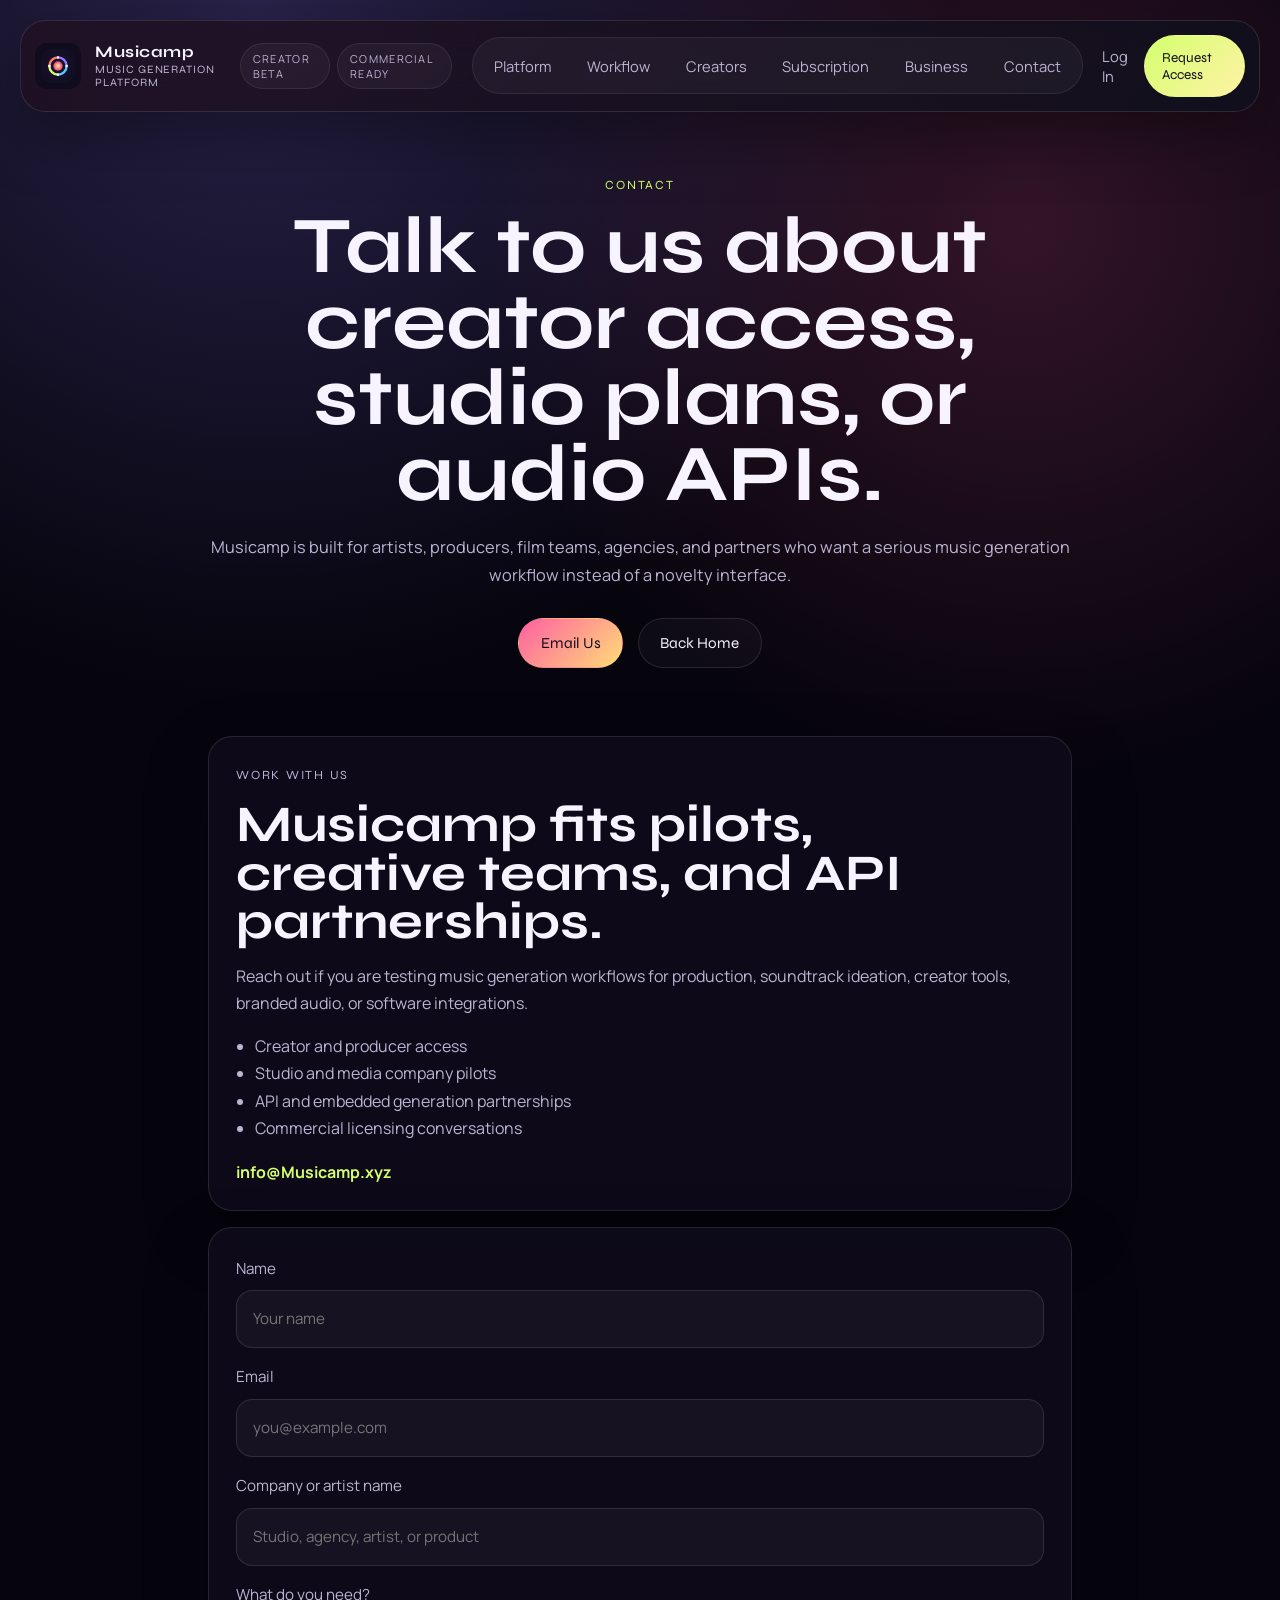
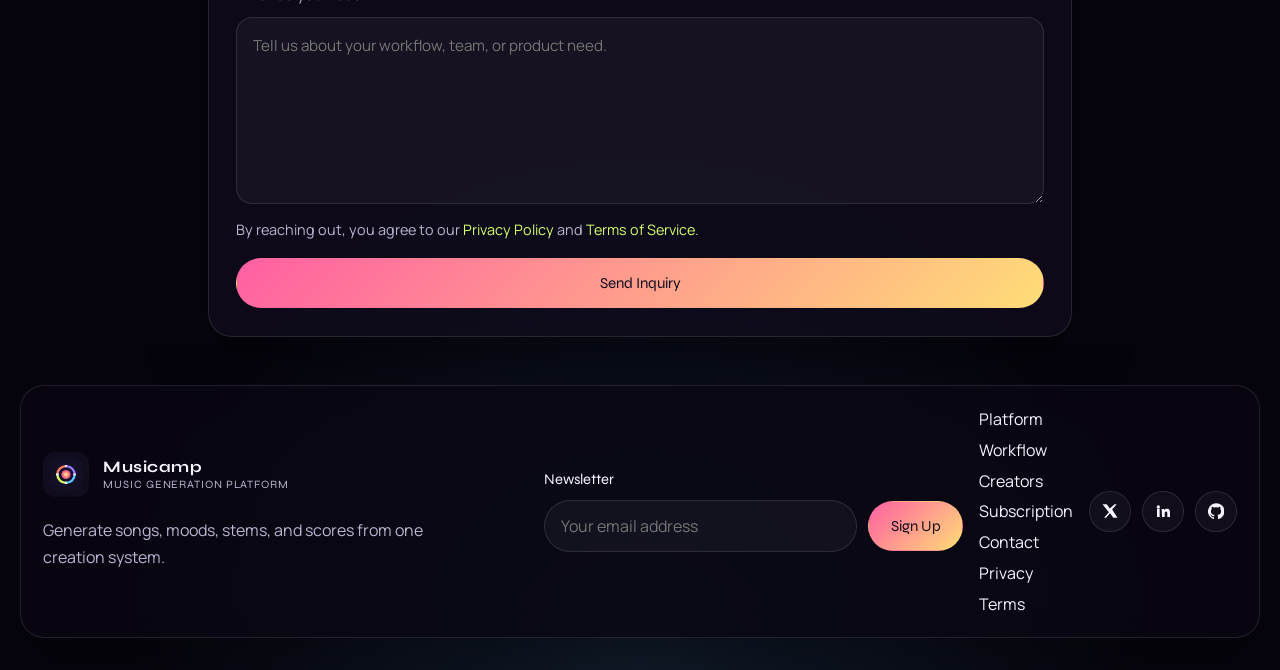
<file: contact.html>
<!DOCTYPE html>
<html lang="en">
<head>
  <meta charset="UTF-8">
  <meta name="viewport" content="width=device-width, initial-scale=1.0">
  <title>Contact Musicamp</title>
  <meta name="description" content="Contact Musicamp for creator access, studio pilots, music generation APIs, and media partnerships.">
  <link rel="preconnect" href="https://fonts.googleapis.com">
  <link rel="preconnect" href="https://fonts.gstatic.com" crossorigin>
  <link href="https://fonts.googleapis.com/css2?family=Manrope:wght@400;500;600;700;800&family=Syne:wght@500;700;800&display=swap" rel="stylesheet">
  <link rel="icon" type="image/svg+xml" href="./logo-mark.svg">
  <link rel="stylesheet" href="./style.css">
</head>
<body>
  <div class="site-shell">
    <header class="site-header">
      <a class="brand" href="./index.html" aria-label="Musicamp home">
        <img src="./logo-mark.svg" alt="Musicamp logo">
        <span>
          <strong>Musicamp</strong>
          <small>Music Generation Platform</small>
        </span>
      </a>
      <div class="nav-ribbon" aria-hidden="true">
        <span>Creator beta</span>
        <span>Commercial ready</span>
      </div>
      <button class="menu-toggle" type="button" aria-expanded="false" aria-controls="site-nav">Menu</button>
      <nav class="site-nav" id="site-nav" aria-label="Primary">
        <a href="./index.html#platform">Platform</a>
        <a href="./index.html#workflow">Workflow</a>
        <a href="./index.html#creators">Creators</a>
        <a href="./index.html#plans">Subscription</a>
        <a href="./index.html#business">Business</a>
        <a href="./contact.html">Contact</a>
      </nav>
      <div class="header-actions">
        <a class="header-link" href="./contact.html">Log In</a>
        <a class="header-cta" href="./contact.html">Request Access</a>
      </div>
    </header>

    <main>
      <section class="hero contact-hero">
        <div class="hero-copy">
          <p class="eyebrow">Contact</p>
          <h1>Talk to us about creator access, studio plans, or audio APIs.</h1>
          <p class="hero-text">
            Musicamp is built for artists, producers, film teams, agencies, and partners who want a
            serious music generation workflow instead of a novelty interface.
          </p>
          <div class="hero-actions">
            <a class="btn btn-primary" href="mailto:info@musicamp.store">Email Us</a>
            <a class="btn btn-secondary" href="./index.html">Back Home</a>
          </div>
        </div>
      </section>

      <section class="section contact-stack">
        <article class="contact-card">
          <p class="eyebrow">Work with us</p>
          <h2>Musicamp fits pilots, creative teams, and API partnerships.</h2>
          <p>
            Reach out if you are testing music generation workflows for production, soundtrack ideation,
            creator tools, branded audio, or software integrations.
          </p>
          <ul class="contact-points">
            <li>Creator and producer access</li>
            <li>Studio and media company pilots</li>
            <li>API and embedded generation partnerships</li>
            <li>Commercial licensing conversations</li>
          </ul>
          <a class="mail-link" href="mailto:info@Musicamp.xyz">info@Musicamp.xyz</a>
        </article>

        <form class="contact-form">
          <label>
            Name
            <input type="text" name="name" placeholder="Your name" required>
          </label>
          <label>
            Email
            <input type="email" name="email" placeholder="you@example.com" required>
          </label>
          <label>
            Company or artist name
            <input type="text" name="company" placeholder="Studio, agency, artist, or product">
          </label>
          <label>
            What do you need?
            <textarea name="message" rows="6" placeholder="Tell us about your workflow, team, or product need." required></textarea>
          </label>
          <p class="form-note">
            By reaching out, you agree to our <a href="./privacy.html">Privacy Policy</a> and
            <a href="./terms.html">Terms of Service</a>.
          </p>
          <button class="btn btn-primary" type="submit">Send Inquiry</button>
        </form>
      </section>
    </main>

    <footer class="site-footer">
      <div class="footer-brand">
        <a class="brand" href="./index.html" aria-label="Musicamp home">
          <img src="./logo-mark.svg" alt="Musicamp logo">
          <span>
            <strong>Musicamp</strong>
            <small>Music Generation Platform</small>
          </span>
        </a>
        <p>Generate songs, moods, stems, and scores from one creation system.</p>
      </div>
      <form class="footer-newsletter">
        <label for="newsletter-email-contact">Newsletter</label>
        <div class="newsletter-row">
          <input id="newsletter-email-contact" type="email" name="email" placeholder="Your email address" aria-label="Email address for newsletter signup" required>
          <button class="btn btn-primary" type="submit">Sign Up</button>
        </div>
      </form>
      <div class="footer-links">
        <a href="./index.html#platform">Platform</a>
        <a href="./index.html#workflow">Workflow</a>
        <a href="./index.html#creators">Creators</a>
        <a href="./index.html#plans">Subscription</a>
        <a href="./contact.html">Contact</a>
        <a href="./privacy.html">Privacy</a>
        <a href="./terms.html">Terms</a>
      </div>
      <div class="footer-socials" aria-label="Social media">
        <a href="#" aria-label="X">
          <svg viewBox="0 0 24 24" aria-hidden="true"><path d="M18.9 2H22l-6.77 7.74L23.2 22h-6.23l-4.88-6.72L6.2 22H3.1l7.24-8.28L.8 2h6.39l4.41 6.12L18.9 2Z"/></svg>
        </a>
        <a href="#" aria-label="LinkedIn">
          <svg viewBox="0 0 24 24" aria-hidden="true"><path d="M4.98 3.5A2.48 2.48 0 1 0 5 8.46 2.48 2.48 0 0 0 4.98 3.5ZM3 9h4v12H3Zm7 0h3.83v1.64h.05c.53-1.01 1.84-2.07 3.79-2.07 4.05 0 4.8 2.67 4.8 6.14V21h-4v-5.4c0-1.29-.02-2.95-1.8-2.95-1.8 0-2.07 1.4-2.07 2.85V21h-4Z"/></svg>
        </a>
        <a href="#" aria-label="GitHub">
          <svg viewBox="0 0 24 24" aria-hidden="true"><path d="M12 .5A12 12 0 0 0 8.2 23.9c.6.1.82-.26.82-.58v-2.04c-3.34.73-4.04-1.42-4.04-1.42-.55-1.38-1.34-1.75-1.34-1.75-1.09-.75.08-.74.08-.74 1.2.09 1.84 1.24 1.84 1.24 1.08 1.84 2.82 1.31 3.5 1 .1-.79.42-1.31.77-1.61-2.66-.3-5.47-1.33-5.47-5.92 0-1.31.47-2.38 1.23-3.22-.12-.3-.53-1.52.12-3.17 0 0 1.01-.32 3.3 1.23a11.36 11.36 0 0 1 6 0c2.28-1.55 3.29-1.23 3.29-1.23.66 1.65.25 2.87.12 3.17.77.84 1.23 1.91 1.23 3.22 0 4.6-2.82 5.61-5.5 5.9.43.37.82 1.1.82 2.22v3.29c0 .32.22.7.83.58A12 12 0 0 0 12 .5Z"/></svg>
        </a>
      </div>
    </footer>
  </div>

  <script src="./script.js"></script>
</body>
</html>
</file>
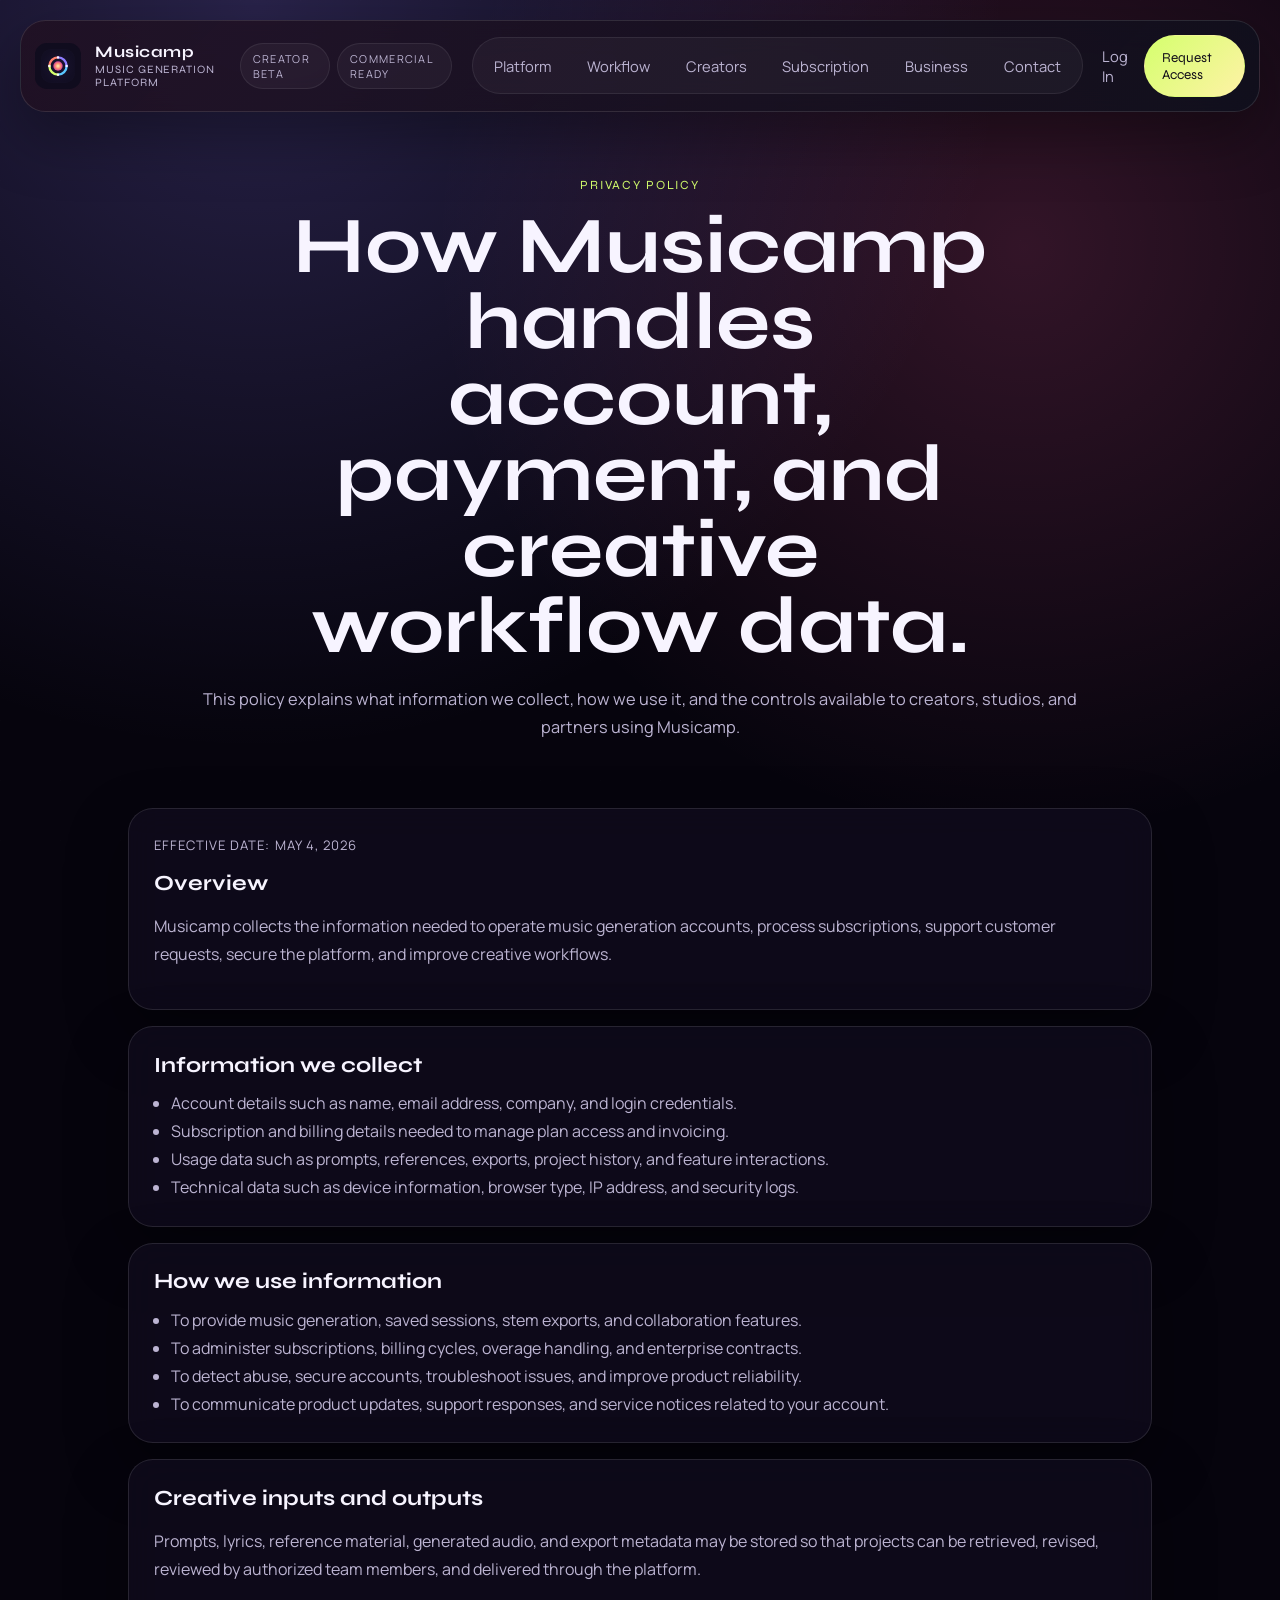
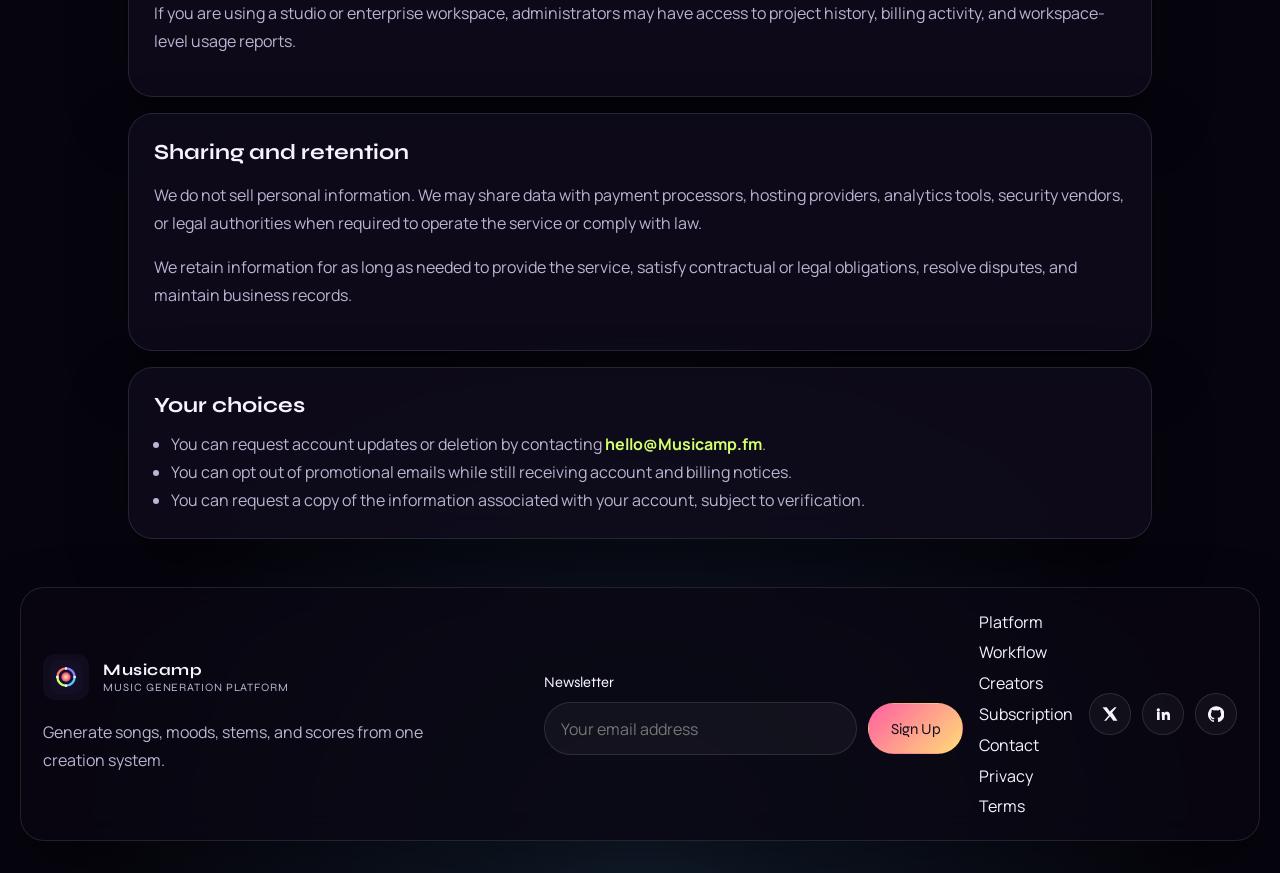
<file: privacy.html>
<!DOCTYPE html>
<html lang="en">
<head>
  <meta charset="UTF-8">
  <meta name="viewport" content="width=device-width, initial-scale=1.0">
  <title>Musicamp Privacy Policy</title>
  <meta name="description" content="Read the Musicamp privacy policy for details on account data, music generation inputs, billing information, and communication preferences.">
  <link rel="preconnect" href="https://fonts.googleapis.com">
  <link rel="preconnect" href="https://fonts.gstatic.com" crossorigin>
  <link href="https://fonts.googleapis.com/css2?family=Manrope:wght@400;500;600;700;800&family=Syne:wght@500;700;800&display=swap" rel="stylesheet">
  <link rel="icon" type="image/svg+xml" href="./logo-mark.svg">
  <link rel="stylesheet" href="./style.css">
</head>
<body>
  <div class="site-shell">
    <header class="site-header">
      <a class="brand" href="./index.html" aria-label="Musicamp home">
        <img src="./logo-mark.svg" alt="Musicamp logo">
        <span>
          <strong>Musicamp</strong>
          <small>Music Generation Platform</small>
        </span>
      </a>
      <div class="nav-ribbon" aria-hidden="true">
        <span>Creator beta</span>
        <span>Commercial ready</span>
      </div>
      <button class="menu-toggle" type="button" aria-expanded="false" aria-controls="site-nav">Menu</button>
      <nav class="site-nav" id="site-nav" aria-label="Primary">
        <a href="./index.html#platform">Platform</a>
        <a href="./index.html#workflow">Workflow</a>
        <a href="./index.html#creators">Creators</a>
        <a href="./index.html#plans">Subscription</a>
        <a href="./index.html#business">Business</a>
        <a href="./contact.html">Contact</a>
      </nav>
      <div class="header-actions">
        <a class="header-link" href="./contact.html">Log In</a>
        <a class="header-cta" href="./contact.html">Request Access</a>
      </div>
    </header>

    <main>
      <section class="hero contact-hero legal-hero">
        <div class="hero-copy">
          <p class="eyebrow">Privacy policy</p>
          <h1>How Musicamp handles account, payment, and creative workflow data.</h1>
          <p class="hero-text">
            This policy explains what information we collect, how we use it, and the controls available
            to creators, studios, and partners using Musicamp.
          </p>
        </div>
      </section>

      <section class="section legal-stack">
        <article class="legal-card">
          <p class="legal-meta">Effective date: May 4, 2026</p>
          <h2>Overview</h2>
          <p>
            Musicamp collects the information needed to operate music generation accounts, process
            subscriptions, support customer requests, secure the platform, and improve creative workflows.
          </p>
        </article>

        <article class="legal-card">
          <h3>Information we collect</h3>
          <ul class="legal-list">
            <li>Account details such as name, email address, company, and login credentials.</li>
            <li>Subscription and billing details needed to manage plan access and invoicing.</li>
            <li>Usage data such as prompts, references, exports, project history, and feature interactions.</li>
            <li>Technical data such as device information, browser type, IP address, and security logs.</li>
          </ul>
        </article>

        <article class="legal-card">
          <h3>How we use information</h3>
          <ul class="legal-list">
            <li>To provide music generation, saved sessions, stem exports, and collaboration features.</li>
            <li>To administer subscriptions, billing cycles, overage handling, and enterprise contracts.</li>
            <li>To detect abuse, secure accounts, troubleshoot issues, and improve product reliability.</li>
            <li>To communicate product updates, support responses, and service notices related to your account.</li>
          </ul>
        </article>

        <article class="legal-card">
          <h3>Creative inputs and outputs</h3>
          <p>
            Prompts, lyrics, reference material, generated audio, and export metadata may be stored so
            that projects can be retrieved, revised, reviewed by authorized team members, and delivered through the platform.
          </p>
          <p>
            If you are using a studio or enterprise workspace, administrators may have access to project
            history, billing activity, and workspace-level usage reports.
          </p>
        </article>

        <article class="legal-card">
          <h3>Sharing and retention</h3>
          <p>
            We do not sell personal information. We may share data with payment processors, hosting
            providers, analytics tools, security vendors, or legal authorities when required to operate the service or comply with law.
          </p>
          <p>
            We retain information for as long as needed to provide the service, satisfy contractual or
            legal obligations, resolve disputes, and maintain business records.
          </p>
        </article>

        <article class="legal-card">
          <h3>Your choices</h3>
          <ul class="legal-list">
            <li>You can request account updates or deletion by contacting <a class="mail-link" href="mailto:hello@Musicamp.fm">hello@Musicamp.fm</a>.</li>
            <li>You can opt out of promotional emails while still receiving account and billing notices.</li>
            <li>You can request a copy of the information associated with your account, subject to verification.</li>
          </ul>
        </article>
      </section>
    </main>

    <footer class="site-footer">
      <div class="footer-brand">
        <a class="brand" href="./index.html" aria-label="Musicamp home">
          <img src="./logo-mark.svg" alt="Musicamp logo">
          <span>
            <strong>Musicamp</strong>
            <small>Music Generation Platform</small>
          </span>
        </a>
        <p>Generate songs, moods, stems, and scores from one creation system.</p>
      </div>
      <form class="footer-newsletter">
        <label for="newsletter-email-privacy">Newsletter</label>
        <div class="newsletter-row">
          <input id="newsletter-email-privacy" type="email" name="email" placeholder="Your email address" aria-label="Email address for newsletter signup" required>
          <button class="btn btn-primary" type="submit">Sign Up</button>
        </div>
      </form>
      <div class="footer-links">
        <a href="./index.html#platform">Platform</a>
        <a href="./index.html#workflow">Workflow</a>
        <a href="./index.html#creators">Creators</a>
        <a href="./index.html#plans">Subscription</a>
        <a href="./contact.html">Contact</a>
        <a href="./privacy.html">Privacy</a>
        <a href="./terms.html">Terms</a>
      </div>
      <div class="footer-socials" aria-label="Social media">
        <a href="#" aria-label="X">
          <svg viewBox="0 0 24 24" aria-hidden="true"><path d="M18.9 2H22l-6.77 7.74L23.2 22h-6.23l-4.88-6.72L6.2 22H3.1l7.24-8.28L.8 2h6.39l4.41 6.12L18.9 2Z"/></svg>
        </a>
        <a href="#" aria-label="LinkedIn">
          <svg viewBox="0 0 24 24" aria-hidden="true"><path d="M4.98 3.5A2.48 2.48 0 1 0 5 8.46 2.48 2.48 0 0 0 4.98 3.5ZM3 9h4v12H3Zm7 0h3.83v1.64h.05c.53-1.01 1.84-2.07 3.79-2.07 4.05 0 4.8 2.67 4.8 6.14V21h-4v-5.4c0-1.29-.02-2.95-1.8-2.95-1.8 0-2.07 1.4-2.07 2.85V21h-4Z"/></svg>
        </a>
        <a href="#" aria-label="GitHub">
          <svg viewBox="0 0 24 24" aria-hidden="true"><path d="M12 .5A12 12 0 0 0 8.2 23.9c.6.1.82-.26.82-.58v-2.04c-3.34.73-4.04-1.42-4.04-1.42-.55-1.38-1.34-1.75-1.34-1.75-1.09-.75.08-.74.08-.74 1.2.09 1.84 1.24 1.84 1.24 1.08 1.84 2.82 1.31 3.5 1 .1-.79.42-1.31.77-1.61-2.66-.3-5.47-1.33-5.47-5.92 0-1.31.47-2.38 1.23-3.22-.12-.3-.53-1.52.12-3.17 0 0 1.01-.32 3.3 1.23a11.36 11.36 0 0 1 6 0c2.28-1.55 3.29-1.23 3.29-1.23.66 1.65.25 2.87.12 3.17.77.84 1.23 1.91 1.23 3.22 0 4.6-2.82 5.61-5.5 5.9.43.37.82 1.1.82 2.22v3.29c0 .32.22.7.83.58A12 12 0 0 0 12 .5Z"/></svg>
        </a>
      </div>
    </footer>
  </div>

  <script src="./script.js"></script>
</body>
</html>
</file>
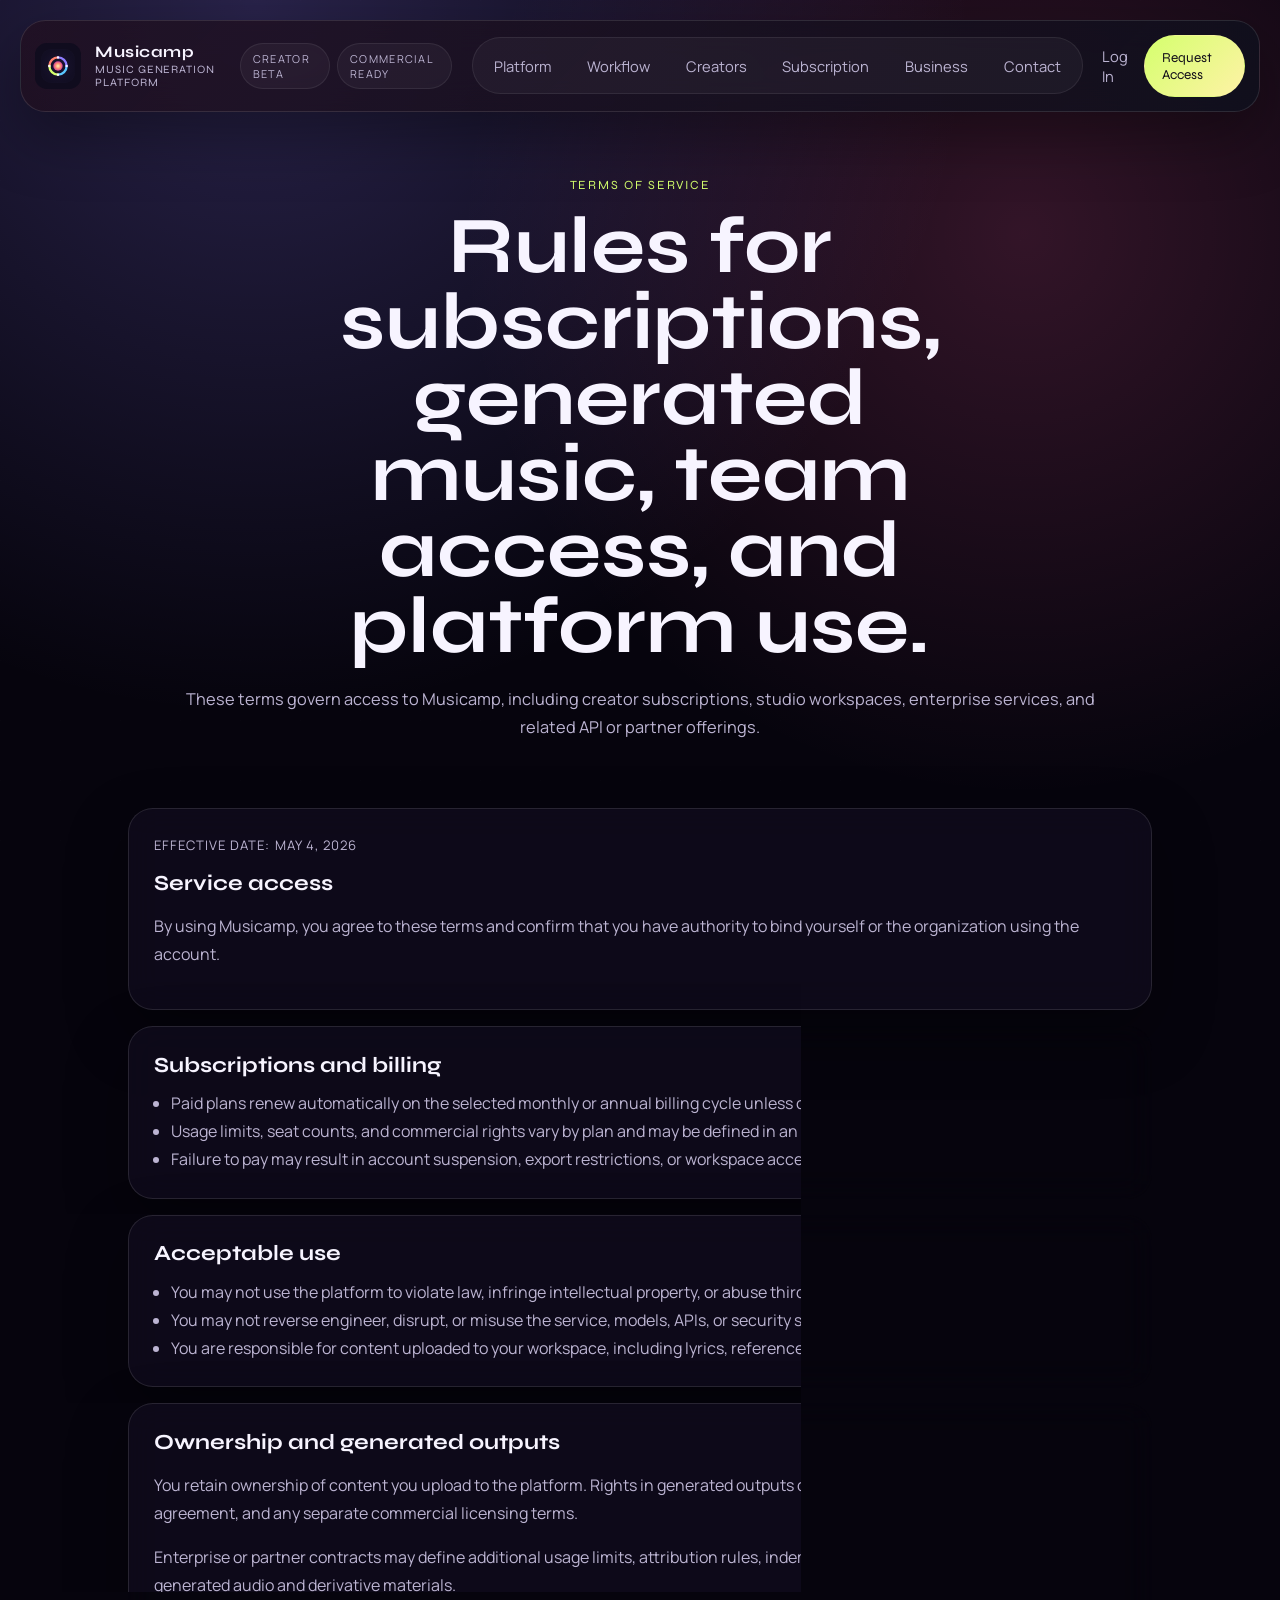
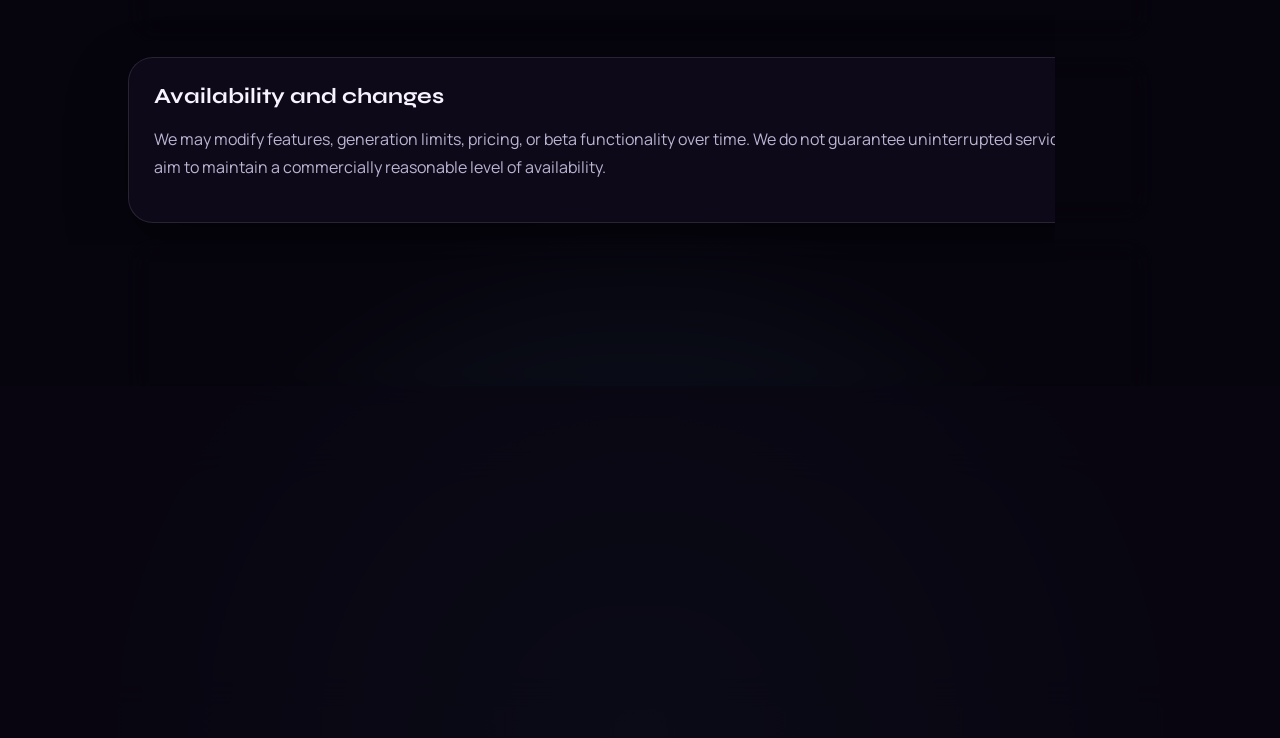
<file: terms.html>
<!DOCTYPE html>
<html lang="en">
<head>
  <meta charset="UTF-8">
  <meta name="viewport" content="width=device-width, initial-scale=1.0">
  <title>Musicamp Terms of Service</title>
  <meta name="description" content="Read the Musicamp terms of service covering subscriptions, acceptable use, ownership, generated outputs, and commercial access.">
  <link rel="preconnect" href="https://fonts.googleapis.com">
  <link rel="preconnect" href="https://fonts.gstatic.com" crossorigin>
  <link href="https://fonts.googleapis.com/css2?family=Manrope:wght@400;500;600;700;800&family=Syne:wght@500;700;800&display=swap" rel="stylesheet">
  <link rel="icon" type="image/svg+xml" href="./logo-mark.svg">
  <link rel="stylesheet" href="./style.css">
</head>
<body>
  <div class="site-shell">
    <header class="site-header">
      <a class="brand" href="./index.html" aria-label="Musicamp home">
        <img src="./logo-mark.svg" alt="Musicamp logo">
        <span>
          <strong>Musicamp</strong>
          <small>Music Generation Platform</small>
        </span>
      </a>
      <div class="nav-ribbon" aria-hidden="true">
        <span>Creator beta</span>
        <span>Commercial ready</span>
      </div>
      <button class="menu-toggle" type="button" aria-expanded="false" aria-controls="site-nav">Menu</button>
      <nav class="site-nav" id="site-nav" aria-label="Primary">
        <a href="./index.html#platform">Platform</a>
        <a href="./index.html#workflow">Workflow</a>
        <a href="./index.html#creators">Creators</a>
        <a href="./index.html#plans">Subscription</a>
        <a href="./index.html#business">Business</a>
        <a href="./contact.html">Contact</a>
      </nav>
      <div class="header-actions">
        <a class="header-link" href="./contact.html">Log In</a>
        <a class="header-cta" href="./contact.html">Request Access</a>
      </div>
    </header>

    <main>
      <section class="hero contact-hero legal-hero">
        <div class="hero-copy">
          <p class="eyebrow">Terms of service</p>
          <h1>Rules for subscriptions, generated music, team access, and platform use.</h1>
          <p class="hero-text">
            These terms govern access to Musicamp, including creator subscriptions, studio workspaces,
            enterprise services, and related API or partner offerings.
          </p>
        </div>
      </section>

      <section class="section legal-stack">
        <article class="legal-card">
          <p class="legal-meta">Effective date: May 4, 2026</p>
          <h2>Service access</h2>
          <p>
            By using Musicamp, you agree to these terms and confirm that you have authority to bind
            yourself or the organization using the account.
          </p>
        </article>

        <article class="legal-card">
          <h3>Subscriptions and billing</h3>
          <ul class="legal-list">
            <li>Paid plans renew automatically on the selected monthly or annual billing cycle unless cancelled.</li>
            <li>Usage limits, seat counts, and commercial rights vary by plan and may be defined in an order form.</li>
            <li>Failure to pay may result in account suspension, export restrictions, or workspace access loss.</li>
          </ul>
        </article>

        <article class="legal-card">
          <h3>Acceptable use</h3>
          <ul class="legal-list">
            <li>You may not use the platform to violate law, infringe intellectual property, or abuse third-party rights.</li>
            <li>You may not reverse engineer, disrupt, or misuse the service, models, APIs, or security systems.</li>
            <li>You are responsible for content uploaded to your workspace, including lyrics, references, and project files.</li>
          </ul>
        </article>

        <article class="legal-card">
          <h3>Ownership and generated outputs</h3>
          <p>
            You retain ownership of content you upload to the platform. Rights in generated outputs depend
            on your subscription tier, workspace agreement, and any separate commercial licensing terms.
          </p>
          <p>
            Enterprise or partner contracts may define additional usage limits, attribution rules, indemnities,
            or distribution restrictions for generated audio and derivative materials.
          </p>
        </article>

        <article class="legal-card">
          <h3>Availability and changes</h3>
          <p>
            We may modify features, generation limits, pricing, or beta functionality over time. We do not
            guarantee uninterrupted service, but we aim to maintain a commercially reasonable level of availability.
          </p>
        </article>

        <article class="legal-card">
          <h3>Termination and contact</h3>
          <p>
            We may suspend or terminate access for breach, legal risk, payment failure, or misuse of the service.
            Questions about these terms can be sent to <a class="mail-link" href="mailto:info@Musicamp.xyz">info@Musicamp.xyz</a>.
          </p>
        </article>
      </section>
    </main>

    <footer class="site-footer">
      <div class="footer-brand">
        <a class="brand" href="./index.html" aria-label="Musicamp home">
          <img src="./logo-mark.svg" alt="Musicamp logo">
          <span>
            <strong>Musicamp</strong>
            <small>Music Generation Platform</small>
          </span>
        </a>
        <p>Generate songs, moods, stems, and scores from one creation system.</p>
      </div>
      <form class="footer-newsletter">
        <label for="newsletter-email-terms">Newsletter</label>
        <div class="newsletter-row">
          <input id="newsletter-email-terms" type="email" name="email" placeholder="Your email address" aria-label="Email address for newsletter signup" required>
          <button class="btn btn-primary" type="submit">Sign Up</button>
        </div>
      </form>
      <div class="footer-links">
        <a href="./index.html#platform">Platform</a>
        <a href="./index.html#workflow">Workflow</a>
        <a href="./index.html#creators">Creators</a>
        <a href="./index.html#plans">Subscription</a>
        <a href="./contact.html">Contact</a>
        <a href="./privacy.html">Privacy</a>
        <a href="./terms.html">Terms</a>
      </div>
      <div class="footer-socials" aria-label="Social media">
        <a href="#" aria-label="X">
          <svg viewBox="0 0 24 24" aria-hidden="true"><path d="M18.9 2H22l-6.77 7.74L23.2 22h-6.23l-4.88-6.72L6.2 22H3.1l7.24-8.28L.8 2h6.39l4.41 6.12L18.9 2Z"/></svg>
        </a>
        <a href="#" aria-label="LinkedIn">
          <svg viewBox="0 0 24 24" aria-hidden="true"><path d="M4.98 3.5A2.48 2.48 0 1 0 5 8.46 2.48 2.48 0 0 0 4.98 3.5ZM3 9h4v12H3Zm7 0h3.83v1.64h.05c.53-1.01 1.84-2.07 3.79-2.07 4.05 0 4.8 2.67 4.8 6.14V21h-4v-5.4c0-1.29-.02-2.95-1.8-2.95-1.8 0-2.07 1.4-2.07 2.85V21h-4Z"/></svg>
        </a>
        <a href="#" aria-label="GitHub">
          <svg viewBox="0 0 24 24" aria-hidden="true"><path d="M12 .5A12 12 0 0 0 8.2 23.9c.6.1.82-.26.82-.58v-2.04c-3.34.73-4.04-1.42-4.04-1.42-.55-1.38-1.34-1.75-1.34-1.75-1.09-.75.08-.74.08-.74 1.2.09 1.84 1.24 1.84 1.24 1.08 1.84 2.82 1.31 3.5 1 .1-.79.42-1.31.77-1.61-2.66-.3-5.47-1.33-5.47-5.92 0-1.31.47-2.38 1.23-3.22-.12-.3-.53-1.52.12-3.17 0 0 1.01-.32 3.3 1.23a11.36 11.36 0 0 1 6 0c2.28-1.55 3.29-1.23 3.29-1.23.66 1.65.25 2.87.12 3.17.77.84 1.23 1.91 1.23 3.22 0 4.6-2.82 5.61-5.5 5.9.43.37.82 1.1.82 2.22v3.29c0 .32.22.7.83.58A12 12 0 0 0 12 .5Z"/></svg>
        </a>
      </div>
    </footer>
  </div>

  <script src="./script.js"></script>
</body>
</html>
</file>
<file: style.css>
:root {
  --bg: #06040d;
  --panel: rgba(16, 12, 30, 0.76);
  --panel-strong: #100c1e;
  --line: rgba(255, 255, 255, 0.11);
  --text: #f7f4ff;
  --muted: #bcb4d2;
  --pink: #ff5fa2;
  --coral: #ff8e5e;
  --violet: #8f7dff;
  --blue: #5ac8ff;
  --lime: #d4ff6d;
  --card-shadow: 0 24px 60px rgba(0, 0, 0, 0.34);
}

* {
  box-sizing: border-box;
}

html {
  scroll-behavior: smooth;
}

body {
  margin: 0;
  min-height: 100vh;
  font-family: "Manrope", sans-serif;
  color: var(--text);
  background:
    radial-gradient(circle at 20% 0%, rgba(143, 125, 255, 0.25), transparent 28%),
    radial-gradient(circle at 80% 10%, rgba(255, 95, 162, 0.18), transparent 24%),
    radial-gradient(circle at 50% 100%, rgba(90, 200, 255, 0.12), transparent 22%),
    var(--bg);
}

body::before {
  content: "";
  position: fixed;
  inset: 0;
  background-image:
    linear-gradient(rgba(255, 255, 255, 0.03) 1px, transparent 1px),
    linear-gradient(90deg, rgba(255, 255, 255, 0.03) 1px, transparent 1px);
  background-size: 60px 60px;
  opacity: 0.24;
  pointer-events: none;
}

a {
  color: inherit;
  text-decoration: none;
}

img {
  display: block;
  max-width: 100%;
}

.site-shell {
  width: min(1240px, calc(100% - 2rem));
  margin: 0 auto;
  padding: 1.25rem 0 2rem;
}

.site-header,
.site-footer,
.feature-card,
.workflow-card,
.case-card,
.business-card,
.contact-card,
.contact-form,
.showcase-panel,
.story-band,
.architecture-grid article,
.signal-strip article {
  backdrop-filter: blur(16px);
}

.site-header {
  position: sticky;
  top: 1rem;
  z-index: 40;
  display: flex;
  align-items: center;
  gap: 1rem;
  justify-content: space-between;
  padding: 0.8rem 0.9rem;
  background:
    linear-gradient(135deg, rgba(255, 95, 162, 0.08), rgba(90, 200, 255, 0.04)),
    rgba(9, 7, 18, 0.78);
  border: 1px solid var(--line);
  border-radius: 1.6rem;
  box-shadow: var(--card-shadow);
}

.brand {
  display: inline-flex;
  align-items: center;
  gap: 0.9rem;
  min-width: 0;
}

.brand img {
  width: 2.85rem;
  height: 2.85rem;
}

.brand strong,
.brand small,
.eyebrow,
h1,
h2,
h3,
.btn,
.menu-toggle,
.header-cta {
  font-family: "Syne", sans-serif;
}

.brand span {
  display: grid;
  gap: 0.12rem;
}

.brand strong {
  font-size: 1rem;
  letter-spacing: 0.03em;
}

.brand small {
  color: var(--muted);
  font-size: 0.7rem;
  letter-spacing: 0.08em;
  text-transform: uppercase;
}

.site-nav {
  display: inline-flex;
  gap: 0.35rem;
  align-items: center;
  padding: 0.35rem;
  background: rgba(255, 255, 255, 0.04);
  border: 1px solid rgba(255, 255, 255, 0.08);
  border-radius: 999px;
}

.site-nav a {
  color: var(--muted);
  font-size: 0.92rem;
  padding: 0.75rem 0.95rem;
  border-radius: 999px;
  transition: background 0.2s ease, color 0.2s ease;
}

.site-nav a:hover,
.site-nav a:focus-visible,
.footer-links a:hover,
.footer-links a:focus-visible {
  color: var(--text);
  background: rgba(255, 255, 255, 0.06);
}

.header-cta,
.btn {
  display: inline-flex;
  align-items: center;
  justify-content: center;
  border-radius: 999px;
  border: 1px solid transparent;
  transition: transform 0.2s ease, border-color 0.2s ease, background 0.2s ease;
}

.header-cta {
  padding: 0.8rem 1.1rem;
  color: #110d18;
  background: linear-gradient(135deg, var(--lime), #fff2a6);
  font-size: 0.85rem;
}

.header-actions {
  display: inline-flex;
  align-items: center;
  gap: 0.65rem;
}

.header-link {
  color: var(--muted);
  font-size: 0.92rem;
  padding: 0.75rem 0.2rem;
}

.nav-ribbon {
  display: inline-flex;
  align-items: center;
  gap: 0.45rem;
  margin-left: auto;
  margin-right: 0.25rem;
}

.nav-ribbon span {
  display: inline-flex;
  align-items: center;
  padding: 0.45rem 0.72rem;
  border-radius: 999px;
  font-size: 0.68rem;
  text-transform: uppercase;
  letter-spacing: 0.12em;
  color: var(--muted);
  background: rgba(255, 255, 255, 0.04);
  border: 1px solid rgba(255, 255, 255, 0.08);
}

.header-cta:hover,
.btn:hover {
  transform: translateY(-1px);
}

.menu-toggle {
  display: none;
  border: 1px solid var(--line);
  background: transparent;
  color: var(--text);
  padding: 0.75rem 0.95rem;
  border-radius: 999px;
}

.hero {
  display: grid;
  gap: 1.6rem;
  padding: 4.1rem 0 2.2rem;
}

.hero-main {
  display: grid;
  grid-template-columns: minmax(0, 1.1fr) minmax(320px, 0.9fr);
  gap: 2rem;
  align-items: start;
}

.hero-support {
  display: grid;
  gap: 1.25rem;
}

.hero-copy h1,
.section-heading h2,
.showcase-panel h2,
.contact-card h2 {
  margin: 0;
  line-height: 0.95;
}

.hero-copy h1 {
  max-width: 11ch;
  font-size: clamp(2.8rem, 6.4vw, 5rem);
}

.hero-text,
.section-heading p,
.showcase-panel p,
.contact-card p,
.workflow-card p,
.feature-card p,
.case-card p,
.business-card p,
.architecture-grid p,
.site-footer p,
.contact-form label,
.contact-points {
  color: var(--muted);
  line-height: 1.7;
}

.hero-text {
  max-width: 58rem;
  margin: 1.35rem 0 0;
  font-size: 1.02rem;
}

.eyebrow {
  margin: 0 0 1rem;
  color: var(--lime);
  text-transform: uppercase;
  letter-spacing: 0.14em;
  font-size: 0.78rem;
}

.hero-actions {
  display: flex;
  gap: 0.9rem;
  flex-wrap: wrap;
  margin-top: 1.8rem;
}

.btn {
  padding: 0.95rem 1.35rem;
  font-size: 0.95rem;
}

.btn-primary {
  color: #120d1e;
  background: linear-gradient(135deg, var(--pink), #ffdd77);
}

.btn-secondary {
  border-color: var(--line);
  background: rgba(255, 255, 255, 0.03);
}

.signal-strip {
  display: grid;
  grid-template-columns: repeat(3, minmax(0, 1fr));
  gap: 0.8rem;
}

.signal-strip article,
.feature-card,
.workflow-card,
.case-card,
.business-card,
.contact-card,
.contact-form,
.showcase-panel,
.story-band,
.architecture-grid article {
  background: var(--panel);
  border: 1px solid var(--line);
  border-radius: 1.5rem;
  box-shadow: var(--card-shadow);
}

.signal-strip article {
  padding: 1rem 1rem 1.05rem;
}

.signal-strip span {
  display: block;
  color: var(--muted);
  font-size: 0.78rem;
  margin-bottom: 0.32rem;
}

.signal-strip strong {
  font-size: 0.92rem;
}

.hero-stage {
  position: relative;
  width: 100%;
  aspect-ratio: 1 / 1;
  border-radius: 2.2rem;
  border: 1px solid var(--line);
  overflow: hidden;
  box-shadow: var(--card-shadow);
}

.hero-stage::after {
  content: "";
  position: absolute;
  inset: 0;
  background:
    linear-gradient(180deg, rgba(6, 4, 13, 0.08), rgba(6, 4, 13, 0.56)),
    linear-gradient(135deg, rgba(255, 95, 162, 0.16), rgba(90, 200, 255, 0.08));
  pointer-events: none;
}

.hero-photo {
  width: 100%;
  height: 100%;
  object-fit: cover;
}

.stage-chip {
  position: absolute;
  padding: 0.68rem 0.92rem;
  border-radius: 999px;
  background: rgba(10, 8, 18, 0.58);
  border: 1px solid rgba(255, 255, 255, 0.16);
  color: var(--text);
  font-family: "Syne", sans-serif;
  font-size: 0.84rem;
  backdrop-filter: blur(10px);
  z-index: 1;
  opacity: 0;
  transform: scale(0.9);
  animation: chip-pop 8s infinite;
}

.chip-top {
  top: 12%;
  left: 50%;
  transform: translateX(-50%);
  animation-delay: 0s;
}

.chip-right {
  right: 10%;
  top: 46%;
  transform: translateY(-50%);
  animation-delay: 2s;
}

.chip-bottom {
  bottom: 12%;
  left: 50%;
  transform: translateX(-50%);
  animation-delay: 4s;
}

.chip-left {
  left: 10%;
  top: 46%;
  transform: translateY(-50%);
  animation-delay: 6s;
}

@keyframes chip-pop {
  0%,
  18%,
  100% {
    opacity: 0;
  }

  6%,
  12% {
    opacity: 1;
  }

  0%,
  100% {
    transform: scale(0.9);
  }

  6% {
    transform: scale(1.08);
  }

  12%,
  18% {
    transform: scale(1);
  }
}

.chip-top,
.chip-bottom {
  animation-name: chip-pop-x;
}

.chip-left,
.chip-right {
  animation-name: chip-pop-y;
}

@keyframes chip-pop-x {
  0%,
  18%,
  100% {
    opacity: 0;
    transform: translateX(-50%) scale(0.9);
  }

  6% {
    opacity: 1;
    transform: translateX(-50%) scale(1.08);
  }

  12%,
  18% {
    opacity: 1;
    transform: translateX(-50%) scale(1);
  }
}

@keyframes chip-pop-y {
  0%,
  18%,
  100% {
    opacity: 0;
    transform: translateY(-50%) scale(0.9);
  }

  6% {
    opacity: 1;
    transform: translateY(-50%) scale(1.08);
  }

  12%,
  18% {
    opacity: 1;
    transform: translateY(-50%) scale(1);
  }
}

.section {
  padding: 2rem 0 1rem;
}

.story-band {
  padding: 2rem;
}

.section-heading,
.section-heading.narrow {
  margin: 0 auto 1.5rem;
  text-align: center;
}

.section-heading {
  max-width: 58rem;
}

.section-heading.narrow {
  max-width: 50rem;
}

.section-heading h2,
.showcase-panel h2,
.contact-card h2 {
  font-size: clamp(2rem, 4vw, 3.7rem);
}

.section-heading p:last-child,
.showcase-panel p:last-child,
.contact-card p:last-child {
  margin-top: 1rem;
}

.feature-grid,
.case-grid,
.business-grid,
.architecture-grid {
  display: grid;
  gap: 1rem;
}

.feature-grid {
  grid-template-columns: repeat(4, minmax(0, 1fr));
}

.feature-card,
.business-card,
.case-card {
  padding: 1.45rem;
}

.feature-card,
.business-card,
.case-card {
  overflow: hidden;
}

.card-media {
  width: calc(100% + 2.9rem);
  max-width: none;
  height: 11rem;
  margin: -1.45rem -1.45rem 1rem;
  object-fit: cover;
}

.feature-card h3,
.business-card h3,
.case-card h3,
.workflow-card h3,
.architecture-grid h3 {
  margin: 0.4rem 0 0.5rem;
  font-size: 1.2rem;
}

.card-kicker {
  color: rgba(255, 255, 255, 0.62);
  font-size: 0.82rem;
}

.card-coral {
  background: linear-gradient(180deg, rgba(255, 142, 94, 0.22), rgba(16, 12, 30, 0.9));
}

.card-violet {
  background: linear-gradient(180deg, rgba(143, 125, 255, 0.22), rgba(16, 12, 30, 0.9));
}

.card-lime {
  background: linear-gradient(180deg, rgba(212, 255, 109, 0.18), rgba(16, 12, 30, 0.9));
}

.card-blue {
  background: linear-gradient(180deg, rgba(90, 200, 255, 0.22), rgba(16, 12, 30, 0.9));
}

.split-showcase {
  display: grid;
  grid-template-columns: minmax(0, 0.95fr) minmax(0, 1.05fr);
  gap: 1rem;
  align-items: start;
}

.showcase-panel {
  padding: 1.85rem;
  min-height: 100%;
}

.workflow-stack {
  display: grid;
  grid-template-columns: repeat(2, minmax(0, 1fr));
  gap: 1rem;
}

.workflow-card {
  padding: 1.45rem;
}

.workflow-card strong {
  color: var(--lime);
  font-family: "Syne", sans-serif;
  font-size: 0.88rem;
}

.case-grid {
  grid-template-columns: repeat(4, minmax(0, 1fr));
}

.architecture-band {
  position: relative;
}

.architecture-grid {
  grid-template-columns: repeat(3, minmax(0, 1fr));
}

.architecture-grid article {
  padding: 1.5rem;
}

.business-grid {
  grid-template-columns: repeat(3, minmax(0, 1fr));
}

.plans-grid {
  display: grid;
  grid-template-columns: repeat(3, minmax(0, 1fr));
  gap: 1rem;
}

.subscription-grid,
.legal-stack {
  display: grid;
  gap: 1rem;
}

.subscription-grid {
  grid-template-columns: minmax(0, 1.3fr) minmax(0, 0.9fr);
  margin-top: 1rem;
}

.plan-card {
  position: relative;
  padding: 1.55rem;
  background: var(--panel);
  border: 1px solid var(--line);
  border-radius: 1.55rem;
  box-shadow: var(--card-shadow);
  backdrop-filter: blur(16px);
}

.plan-featured {
  background: linear-gradient(180deg, rgba(255, 95, 162, 0.18), rgba(16, 12, 30, 0.94));
  border-color: rgba(255, 255, 255, 0.18);
}

.plan-badge {
  display: inline-flex;
  margin-bottom: 1rem;
  padding: 0.42rem 0.75rem;
  border-radius: 999px;
  background: rgba(255, 255, 255, 0.06);
  color: var(--lime);
  font-family: "Syne", sans-serif;
  font-size: 0.74rem;
  letter-spacing: 0.12em;
  text-transform: uppercase;
}

.plan-card h3 {
  margin: 0 0 0.4rem;
  font-size: 1.3rem;
}

.plan-price {
  margin: 0 0 0.85rem;
  color: var(--text);
  font-family: "Syne", sans-serif;
  font-size: 2.35rem;
  line-height: 1;
}

.plan-price span {
  color: var(--muted);
  font-size: 0.95rem;
  margin-left: 0.28rem;
}

.plan-card > p {
  color: var(--muted);
  line-height: 1.7;
}

.plan-points {
  margin: 1rem 0 0;
  padding-left: 1.1rem;
  color: var(--muted);
  line-height: 1.8;
}

.subscription-card,
.legal-card {
  padding: 1.55rem;
  background: var(--panel);
  border: 1px solid var(--line);
  border-radius: 1.55rem;
  box-shadow: var(--card-shadow);
  backdrop-filter: blur(16px);
}

.subscription-highlight {
  background: linear-gradient(180deg, rgba(90, 200, 255, 0.16), rgba(16, 12, 30, 0.94));
}

.subscription-card h3,
.legal-card h2,
.legal-card h3 {
  margin: 0 0 0.7rem;
  font-size: 1.35rem;
}

.subscription-card p,
.legal-card p,
.subscription-list,
.legal-list,
.form-note {
  color: var(--muted);
  line-height: 1.75;
}

.subscription-tags {
  display: flex;
  flex-wrap: wrap;
  gap: 0.7rem;
  margin-top: 1.2rem;
}

.subscription-tags span {
  padding: 0.6rem 0.9rem;
  border-radius: 999px;
  border: 1px solid rgba(255, 255, 255, 0.1);
  background: rgba(255, 255, 255, 0.05);
  font-size: 0.86rem;
}

.subscription-list,
.legal-list {
  margin: 0;
  padding-left: 1.1rem;
}

.subscription-table {
  margin-top: 1rem;
  overflow: hidden;
  border: 1px solid var(--line);
  border-radius: 1.55rem;
  background: rgba(9, 7, 18, 0.62);
  box-shadow: var(--card-shadow);
}

.subscription-row {
  display: grid;
  grid-template-columns: minmax(180px, 1.2fr) repeat(3, minmax(0, 1fr));
  gap: 1rem;
  padding: 1rem 1.25rem;
  border-top: 1px solid var(--line);
  align-items: center;
}

.subscription-row:first-child {
  border-top: 0;
}

.subscription-head {
  font-family: "Syne", sans-serif;
  color: var(--text);
  background: rgba(255, 255, 255, 0.05);
}

.subscription-row span:not(:first-child) {
  color: var(--muted);
}

.final-cta {
  padding-bottom: 2rem;
}

.center-actions {
  justify-content: center;
}

.contact-hero {
  grid-template-columns: 1fr;
  text-align: center;
}

.contact-hero .hero-copy {
  margin: 0 auto;
  max-width: 54rem;
}

.contact-hero .hero-copy h1 {
  max-width: 12ch;
  margin-inline: auto;
}

.contact-hero .hero-text,
.contact-hero .hero-actions {
  justify-content: center;
}

.contact-stack {
  display: grid;
  gap: 1rem;
  max-width: 54rem;
  margin: 0 auto;
}

.contact-card,
.contact-form {
  padding: 1.7rem;
}

.contact-points {
  margin: 1rem 0 1.2rem;
  padding-left: 1.2rem;
}

.mail-link {
  color: var(--lime);
  font-weight: 700;
}

.contact-form {
  display: grid;
  gap: 1rem;
}

.form-note {
  margin: -0.2rem 0 0;
  font-size: 0.9rem;
}

.form-note a {
  color: var(--lime);
}

.contact-form label {
  display: grid;
  gap: 0.55rem;
  font-size: 0.95rem;
}

.contact-form input,
.contact-form textarea {
  width: 100%;
  border: 1px solid var(--line);
  border-radius: 1rem;
  background: rgba(255, 255, 255, 0.04);
  color: var(--text);
  padding: 0.95rem 1rem;
  font: inherit;
}

.legal-hero .hero-copy {
  max-width: 64rem;
}

.legal-stack {
  max-width: 64rem;
  margin: 0 auto;
}

.legal-meta {
  margin: 0 0 0.8rem;
  color: var(--lime);
  font-size: 0.82rem;
  letter-spacing: 0.08em;
  text-transform: uppercase;
}

.site-footer {
  margin-top: 2rem;
  display: grid;
  grid-template-columns: minmax(0, 1.1fr) minmax(280px, 0.95fr) auto auto;
  gap: 1rem;
  align-items: center;
  padding: 1.4rem;
  background: rgba(9, 7, 18, 0.78);
  border: 1px solid var(--line);
  border-radius: 1.5rem;
  box-shadow: var(--card-shadow);
}

.footer-brand p {
  max-width: 26rem;
  margin: 0.9rem 0 0;
}

.footer-links {
  display: grid;
  gap: 0.55rem;
}

.footer-newsletter {
  display: grid;
  gap: 0.7rem;
}

.footer-newsletter label {
  font-family: "Syne", sans-serif;
  font-size: 0.92rem;
}

.newsletter-row {
  display: flex;
  gap: 0.7rem;
  align-items: center;
}

.newsletter-row input {
  width: 100%;
  min-width: 0;
  border: 1px solid var(--line);
  border-radius: 999px;
  background: rgba(255, 255, 255, 0.04);
  color: var(--text);
  padding: 0.9rem 1rem;
  font: inherit;
}

.newsletter-row .btn {
  white-space: nowrap;
}

.footer-socials {
  display: flex;
  gap: 0.7rem;
  align-items: center;
}

.footer-socials a {
  width: 2.6rem;
  height: 2.6rem;
  border-radius: 50%;
  display: grid;
  place-items: center;
  border: 1px solid var(--line);
  background: rgba(255, 255, 255, 0.04);
}

.footer-socials svg {
  width: 1rem;
  height: 1rem;
  fill: var(--text);
}

@media (max-width: 1040px) {
  .hero-main,
  .split-showcase,
  .subscription-grid,
  .site-footer {
    grid-template-columns: 1fr;
  }

  .feature-grid,
  .case-grid,
  .business-grid,
  .architecture-grid,
  .plans-grid {
    grid-template-columns: repeat(2, minmax(0, 1fr));
  }

  .hero-stage {
    max-width: 32rem;
  }
}

@media (max-width: 820px) {
  .site-header {
    align-items: center;
    padding: 0.9rem;
  }

  .menu-toggle {
    display: inline-flex;
    margin-left: auto;
  }

  .nav-ribbon,
  .header-actions {
    display: none;
  }

  .site-nav {
    display: none;
    width: 100%;
    flex-direction: column;
    align-items: stretch;
    padding: 0.85rem;
    margin-top: 0.6rem;
    border-radius: 1.2rem;
    background: rgba(15, 11, 27, 0.94);
  }

  .site-header.nav-open .site-nav {
    display: flex;
  }

  .site-nav a {
    width: 100%;
    padding: 0.95rem 1rem;
    border-radius: 0.95rem;
  }

  .header-cta {
    display: none;
  }

  .signal-strip,
  .feature-grid,
  .workflow-stack,
  .case-grid,
  .business-grid,
  .architecture-grid,
  .plans-grid,
  .subscription-row {
    grid-template-columns: 1fr;
  }

  .subscription-row {
    gap: 0.45rem;
  }

  .subscription-row span:first-child {
    color: var(--text);
    font-family: "Syne", sans-serif;
  }

  .hero {
    padding-top: 3.25rem;
  }

  .hero-main {
    grid-template-columns: 1fr;
  }

  .hero-copy h1 {
    max-width: 100%;
  }

  .newsletter-row {
    flex-direction: column;
    align-items: stretch;
  }

  .hero-stage {
    max-width: none;
  }
}

@media (max-width: 560px) {
  .site-shell {
    width: min(100% - 1rem, 1240px);
  }

  .site-header,
  .site-footer,
  .story-band,
  .showcase-panel,
  .feature-card,
  .workflow-card,
  .case-card,
  .business-card,
  .contact-card,
  .contact-form,
  .architecture-grid article,
  .signal-strip article {
    border-radius: 1.2rem;
  }

  .hero-stage {
    border-radius: 1.2rem;
  }
}
</file>
